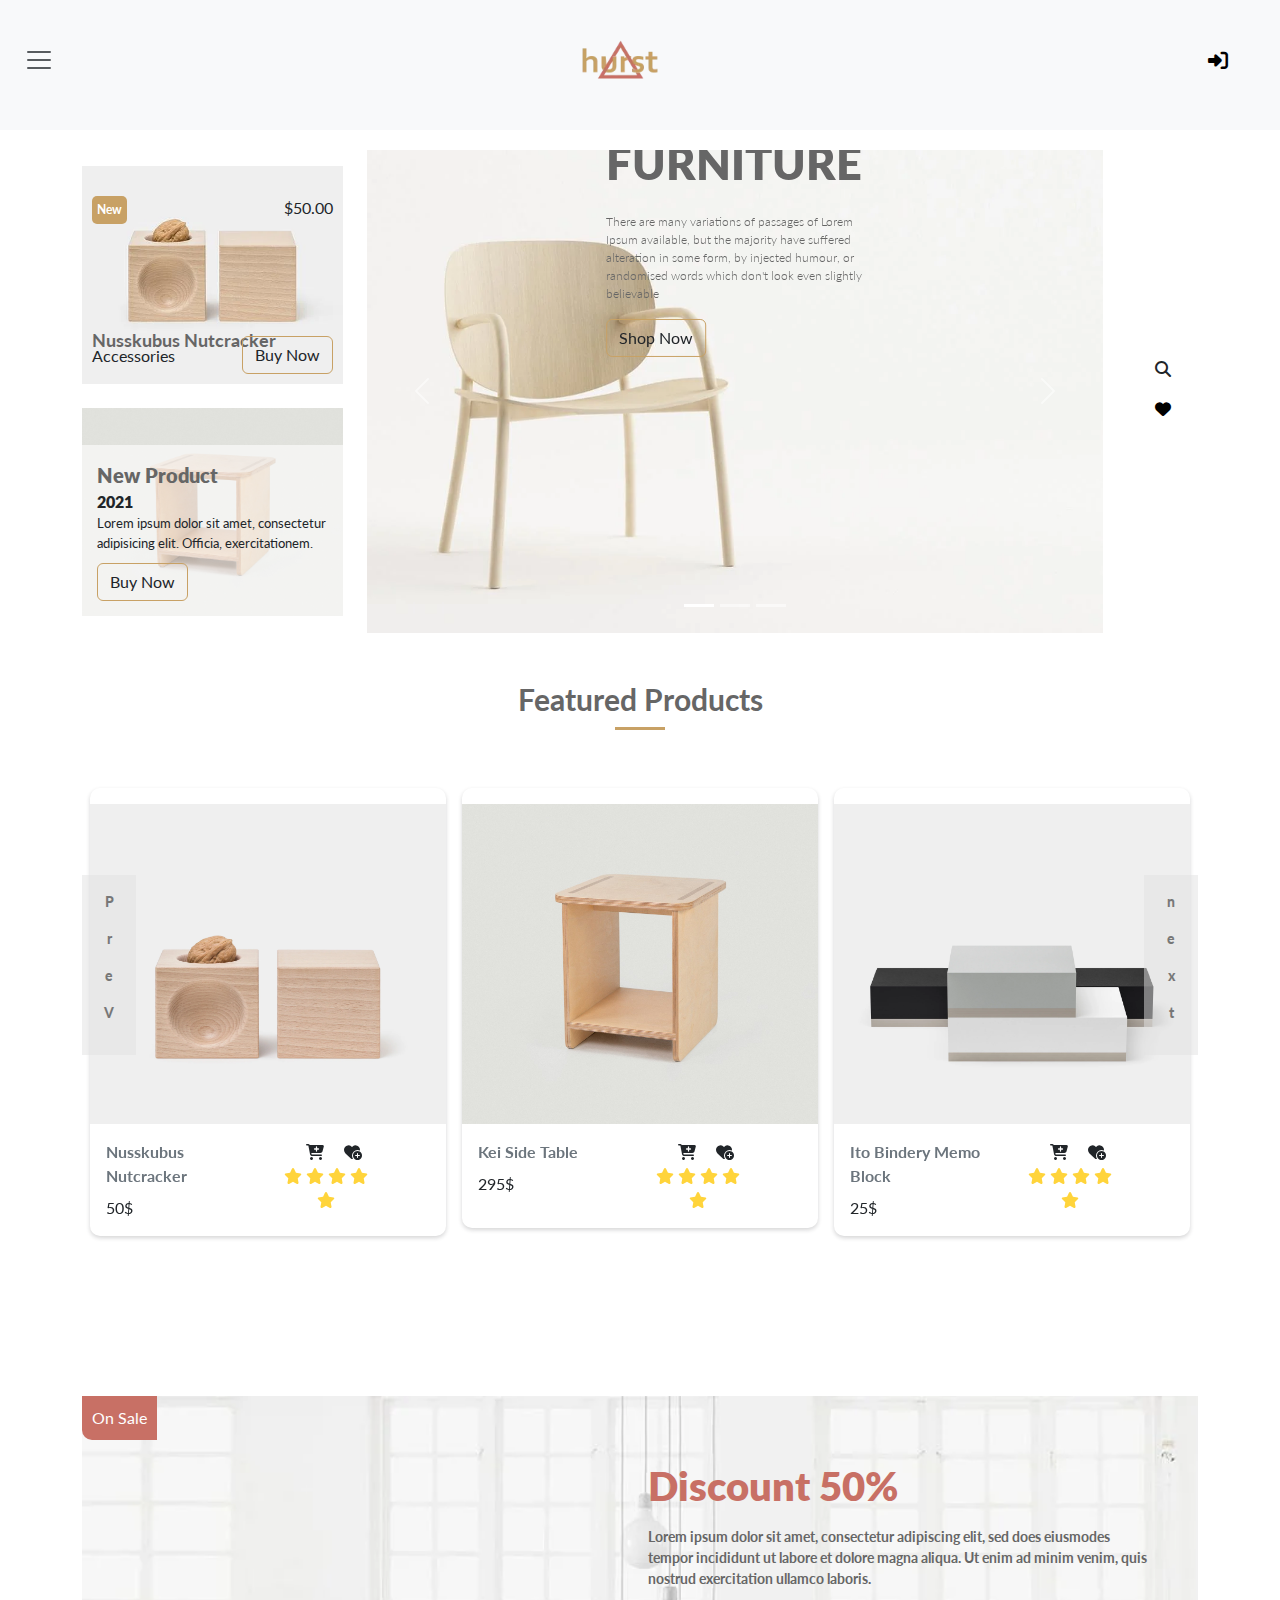
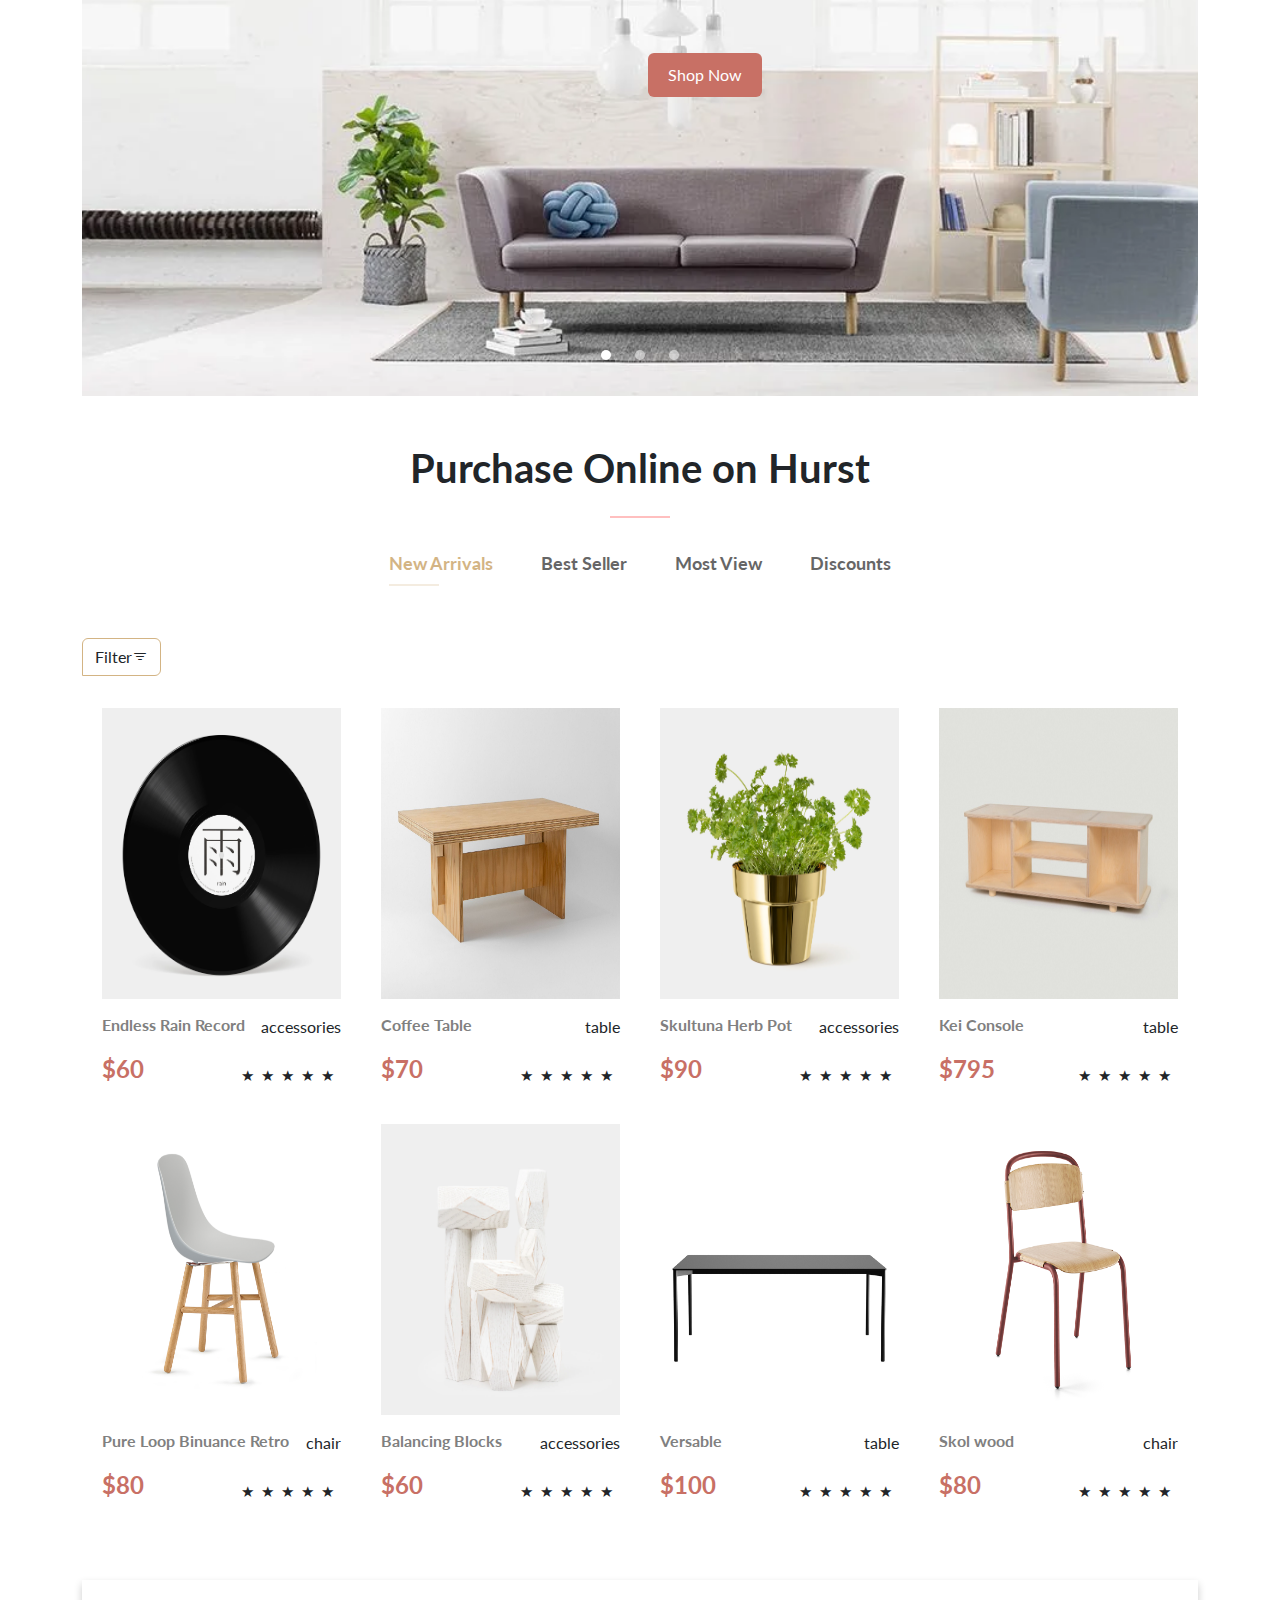
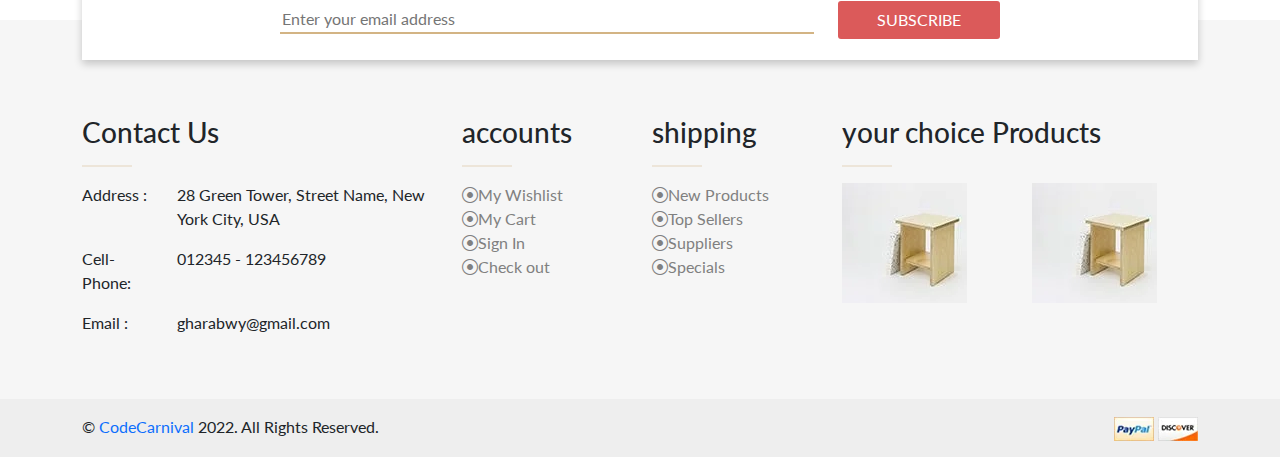
<file: index.html>
<!DOCTYPE html>
<html lang="en">
  <head>
    <meta charset="UTF-8" />
    <meta
      name="viewport"
      content="width=device-width, initial-scale=1.0" />
    <title>Hurst</title>
    <script src="js/index.js" type="module" defer></script>

    <!-- Bootstrap -->
    <link
      href="https://cdn.jsdelivr.net/npm/bootstrap@5.3.3/dist/css/bootstrap.min.css"
      rel="stylesheet"
      integrity="sha384-QWTKZyjpPEjISv5WaRU9OFeRpok6YctnYmDr5pNlyT2bRjXh0JMhjY6hW+ALEwIH"
      crossorigin="anonymous" />

    <!-- Fontawesome -->
    <link
      rel="stylesheet"
      href="css/all.min.css" />

    <link
      rel="stylesheet"
      href="css/style.css" />

    <!-- google font -->
    <link
      rel="preconnect"
      href="https://fonts.googleapis.com" />
    <link
      rel="preconnect"
      href="https://fonts.gstatic.com"
      crossorigin />
    <link
      href="https://fonts.googleapis.com/css2?family=Lato:ital,wght@0,100;0,300;0,400;0,700;0,900;1,100;1,300;1,400;1,700;1,900&family=Montserrat:wght@300&family=Orbitron&display=swap"
      rel="stylesheet" />


      <!----------------------------------------------------- Gharabawy ----------------------------------------------------->

      <!----------------------- css ---------------------------->
      <link rel="stylesheet" href="css/home_page_part2_style.css">

      <!------------------- icons and modal -------------------->
      <link href="https://cdn.jsdelivr.net/npm/bootstrap-icons/font/bootstrap-icons.css" rel="stylesheet">
      <script src="css/bootstrap-5.3.3-dist/js/bootstrap.bundle.min.js"></script>
      <script src="https://ajax.googleapis.com/ajax/libs/jquery/3.5.1/jquery.min.js"></script>

  </head>
  <body>
    <nav class="navbar navbar-expand-lg navbar-light bg-body-tertiary" id="navbar">

    </nav>

    <!-- Offcanvas -->
    <div
      class="offcanvas offcanvas-start"
      tabindex="-1"
      id="offcanvasExample"
      aria-labelledby="offcanvasExampleLabel">

    </div>

    <div class="container landing mb-5">
      <div class="row">
        <div class="col-lg-3 col-md-6 col-sm-12 d-lg-block d-md-flex order-lg-0 order-md-1 order-1 position-relative">
          <div class="image-container col-md-12 position-relative mt-lg-3 mt-4">
            <img
              src="images/1 (1).webp"
              class="img-fluid w-100"
              alt=""
              srcset="" />

            <div class="image-data-img2">
              <span class="new-tag">New</span>
              <span class="price">$50.00</span>
              <span class="product-name">Nusskubus Nutcracker</span>
              <p class="category pt-3">Accessories</p>
              <a  href="/pages/productdetails.html?id=1&name=Nusskubus Nutcracker" class="btn custom-btn buy-now-btn_1">Buy Now</a>
            </div>
          </div>
          <div class="image-container col-md-12 ms-lg-0 ms-md-3 mt-4">
            <img
            src="images/product2_1.webp"
            class="img-fluid w-100"
            alt=""
            srcset="" />

            <div class="image-data">
              <span class="new-product">New Product</span>
              <span class="year">2021</span>
              <span class="product-desc"
                >Lorem ipsum dolor sit amet, consectetur adipisicing elit.
                Officia, exercitationem.</span
              >
              <a  href="/pages/productdetails.html?id=2&name=kei side table" class="btn custom-btn buy-now-btn">Buy Now</a>
            </div>
          </div>
        </div>

        <div class="col-lg-8 col-sm-12">
          <div
            id="carouselExampleCaptions"
            class="carousel slide">
            <div class="carousel-indicators">
              <button
                type="button"
                data-bs-target="#carouselExampleCaptions"
                data-bs-slide-to="0"
                class="active"
                aria-current="true"
                aria-label="Slide 1"></button>
              <button
                type="button"
                data-bs-target="#carouselExampleCaptions"
                data-bs-slide-to="1"
                aria-label="Slide 2"></button>
              <button
                type="button"
                data-bs-target="#carouselExampleCaptions"
                data-bs-slide-to="2"
                aria-label="Slide 3"></button>
            </div>
            <div class="carousel-inner">
              <div class="carousel-item active position-relative">
                <img
                  src="images/assets/1.webp"
                  class="d-block w-100"
                  alt="..." />
                <div class="carousel-caption text-dark carousel-text">
                  <p class="lead">Welcome To Our</p>
                  <p class="lead furniture-text">FURNITURE</p>
                  <p class="lead d-none d-md-block">
                    There are many variations of passages of Lorem Ipsum
                    available, but the majority have suffered alteration in some
                    form, by injected humour, or randomised words which don't
                    look even slightly believable
                  </p>
                  <a href="/pages/productpage.html" class="btn custom-btn text-center">Shop Now</a>
                </div>
              </div>
              <div class="carousel-item position-relative">
                <img
                  src="images/2.webp"
                  class="d-block w-100"
                  alt="..." />
                <div class="carousel-caption text-dark carousel-text">
                  <p class="lead">Welcome To Our</p>
                  <p class="lead">FURNITURE</p>
                  <p class="lead d-none d-md-block">
                    There are many variations of passages of Lorem Ipsum
                    available, but the majority have suffered alteration in some
                    form, by injected humour, or randomised words which don't
                    look even slightly believable
                  </p>
                  <a  href="/pages/productpage.html" class="btn custom-btn text-center">Shop Now</a>
                </div>
              </div>
              <div class="carousel-item position-relative">
                <img
                  src="images/3.webp"
                  class="d-block w-100"
                  alt="..." />
                <div
                  class="carousel-caption text-dark text-start carousel-text">
                  <p class="lead">Welcome To Our</p>
                  <p class="lead">FURNITURE</p>
                  <p class="lead d-none d-md-block">
                    There are many variations of passages of Lorem Ipsum
                    available, but the majority have suffered alteration in some
                    form, by injected humour, or randomised words which don't
                    look even slightly believable
                  </p>
                  <a  href="/pages/productpage.html" class="btn custom-btn text-center">Shop Now</a>
                </div>
              </div>
            </div>
            <button
              class="carousel-control-prev"
              type="button"
              data-bs-target="#carouselExampleCaptions"
              data-bs-slide="prev">
              <span
                class="carousel-control-prev-icon"
                aria-hidden="true"></span>
              <span class="visually-hidden">Previous</span>
            </button>
            <button
              class="carousel-control-next"
              type="button"
              data-bs-target="#carouselExampleCaptions"
              data-bs-slide="next">
              <span
                class="carousel-control-next-icon"
                aria-hidden="true"></span>
              <span class="visually-hidden">Next</span>
            </button>
          </div>
        </div>

        <div class="col-lg-1 d-flex flex-column justify-content-center align-items-center icons">
          
          <!-- Button trigger modal -->
          <i
            class="fa-solid fa-magnifying-glass pt-lg-0 pt-4 search-icon"
            id="search-icon" data-bs-toggle="modal" data-bs-target="#exampleModal"></i>

        <!-- Modal -->
          <div class="modal fade w-100" id="exampleModal" tabindex="-1" aria-labelledby="exampleModalLabel" aria-hidden="true">
            <div class="modal-dialog">
              <div class="modal-content">
                <div class="modal-body">
                  <div>
                  
                      <input
                        type="text"
                        class="form-control"
                        placeholder="Search"
                        id="search-input" />

                    <div id="searchResult">

                    </div>
                  </div>
                </div>
              </div>
            </div>
          </div>

          <a href="./pages/favourites.html"><i class="fa-solid fa-heart pt-4"></i> </a>
          <!-- <a href="./pages/signinSignup.html"><i class="fa-regular fa-user pt-4"></i></a> -->
          <span id="userIconContainer">
          </span>
        </div>
      </div>

      <!-- Featured Products-->
      <div class="display-6 text-center mt-5 text-header">Featured Products</div>
      <div id="carouselExampleControls2" class="mt-5 carousel mb-5">
        <div class="carousel-inner second-carousel" id="featuredProducts">

        </div>
        <button class="carousel-control-prev btn-second-carousel-prev" type="button" data-bs-target="#carouselExampleControls2" data-bs-slide="prev">
          <p class="carousel-control-prev" aria-hidden="true">
            <p class="digit">P</p>
            <p class="digit">r</p>
            <p class="digit">e</p>
            <p class="digit">V</p>
          </p>
          <span class="visually-hidden">Previous</span>
        </button>
        
        <button class="carousel-control-next btn-second-carousel-next" type="button" data-bs-target="#carouselExampleControls2" data-bs-slide="next">
            <p class="carousel-control-next" aria-hidden="true">
              <p class="digit">n</p>
              <p class="digit">e</p>
              <p class="digit">x</p>
              <p class="digit">t</p>
            </p>
            <span class="visually-hidden">Next</span>
        </button>
      </div>

        <!-- Discount section -->
        <div class="carousel discount mt-5">
          <ul class="slides">
            <input type="radio" name="radio-buttons" id="img-1" checked />
            <li class="slide-container">
              <div class="slide-image">
                <img src="images/discount.webp" alt="...">
                  <div class="discount-text">
                    <h1 class="text-start mt-3 mb-3">Discount 50%</h1>
                    <p class="lead">
                      Lorem ipsum dolor sit amet, consectetur adipiscing elit, sed does eiusmodes tempor incididunt ut labore et dolore magna aliqua. Ut enim ad minim venim, quis nostrud exercitation ullamco laboris.
                    </p>
                    <a href="/pages/productpage.html" class="btn custom-btn mt-5">Shop Now</a>
                  </div>
                  <div class="onsale">
                    <span class="onsale-text">On Sale</span>
                  </div>
              </div>
              
            </li>
            <input type="radio" name="radio-buttons" id="img-2" />
            <li class="slide-container">
              <div class="slide-image">
                <img src="images/discount2.webp" alt="..">
                <div class="discount-text">
                  <h1 class="text-start mt-3 mb-3">Discount 50%</h1>
                  <p class="lead">
                    Lorem ipsum dolor sit amet, consectetur adipiscing elit, sed does eiusmodes tempor incididunt ut labore et dolore magna aliqua. Ut enim ad minim venim, quis nostrud exercitation ullamco laboris.
                  </p>
                  <a href="/pages/productpage.html" class="btn custom-btn mt-5">Shop Now</a>
                </div>
                <div class="onsale">
                  <span class="onsale-text">On Sale</span>
                </div>
              </div>
            
            </li>
            <input type="radio" name="radio-buttons" id="img-3" />
            <li class="slide-container">
              <div class="slide-image">
                <img src="images/discount.webp" alt="...">
                <div class="discount-text">
                  <h1 class="text-start mt-3 mb-3">Discount 50%</h1>
                  <p class="lead">
                    Lorem ipsum dolor sit amet, consectetur adipiscing elit, sed does eiusmodes tempor incididunt ut labore et dolore magna aliqua. Ut enim ad minim venim, quis nostrud exercitation ullamco laboris.
                  </p>
                  <a href="/pages/productpage.html" class="btn custom-btn mt-5">Shop Now</a>
                </div>
                <div class="onsale">
                    <span class="onsale-text">On Sale</span>
                  </div>
              </div>
            </li>
            <div class="carousel-dots">
              <label for="img-1" class="carousel-dot" id="img-dot-1"></label>
              <label for="img-2" class="carousel-dot" id="img-dot-2"></label>
              <label for="img-3" class="carousel-dot" id="img-dot-3"></label>
            </div>
          </ul>
        </div>
    </div>

    <!--------------------------------------------------- Gharabawy's paart ------------------------------------------------------>

    <div class="container mt-5">
      <div class="row text-center">            
        <div class="col-12 d-flex flex-column align-items-center">
            <h1><b>Purchase Online on Hurst</b></h1>
            <hr class="new4">
            <ul class="tab-menu nav w-100 justify-content-center" role="tablist">
                <li class="col-12 col-sm-12 col-md-3 col-lg-auto">
                    <a class="active m-4 d-block" href="#new-arrivals" data-bs-toggle="tab" aria-selected="true" role="tab">
                        New Arrivals
                        <hr class="new5">
                    </a>
                </li>
    
                <li class="col-12 col-sm-12 col-md-3 col-lg-auto">
                    <a class="m-4 d-block" href="#best-seller" data-bs-toggle="tab" aria-selected="true" role="tab">Best Seller</a>
                </li>
    
                <li class="col-12 col-sm-12 col-md-3 col-lg-auto">
                    <a class="m-4 d-block" href="#most-view" data-bs-toggle="tab" aria-selected="true" role="tab">Most View</a>
                </li>
    
                <li class="col-12 col-sm-12 col-md-3 col-lg-auto">
                    <a class="m-4 d-block" href="#discounts" data-bs-toggle="tab" aria-selected="true" role="tab">Discounts</a>
                </li>
            </ul>
        </div>
    </div>    

      <!----------------------------------------------- Filter products Form ------------------------------------------>

      <div class="container w-100 d-flex flex-column align-items-start">
          <div class="row">
              <button class="w-25 d-flex btn btn-outline-dark justify-content-between w-100"
               id="filter-btn" title="Filter Product">
                  Filter
                  <i class="bi bi-filter"></i>
              </button>
          </div>

            <div class="row w-50 p-0 pb-5" id="myDIV">
                <div class="col-12 d-flex px-0">
                    <div class="card mb-4">
                        <div class="card-header">Filter Products</div>
                        <div class="card-body">
                            <form id="filterForm">
                                <div class="row gx-3 mb-3">
                                    <div class="col-md-12 col-sm-12 col-lg-6">
                                        <label class="small mb-1">Price Min Range</label>
                                        <input class="form-control" id="minPrice" type="number" placeholder="Min">
                                    </div>
                                    <div class="col-md-12 col-sm-12 col-lg-6">
                                      <label class="small mb-1">Price Max Range</label>
                                        <input class="form-control" id="maxPrice" type="number" placeholder="Max">
                                    </div>
                                </div>
                                <div class="row gx-3 mb-3">
                                    <div class="col-md-10 col-sm-10 col-lg-6">
                                        <label class="small mb-1">Product Type</label>
                                        <select class="form-control" id="productType">
                                            <option value="">All</option>
                                            <option value="accessories">Accessories</option>
                                            <option value="chair">Chairs</option>
                                            <option value="table">Tables</option>
                                            <option value="sofa">Sofas</option>

                                        </select>
                                    </div>
                                </div>
                                <button class="btn btn-outline-success" type="submit">Apply Filter</button>
                            </form>
                        </div>
                    </div>
                </div>
            </div>
      </div>


      <!-------------------------------------------------------- Products ---------------------------------------------------->

      <div class="container mt-4 mb-5">

          <div class="row items" id="new-arrivals"></div>

          <!------------------------------------------------------------------------------------------------------------>

          <div class="row items d-none" id="best-seller"></div>

          <!------------------------------------------------------------------------------------------------------------>

          <div class="row items d-none" id="most-view"></div>

          <!------------------------------------------------------------------------------------------------------------>

          <div class="row items d-none" id="discounts"></div>

          <!--------------------------------------------------------------------------------------------------------------------->

          <div class="row" id="no_product_message">
              <h1>No products found</h1>
          </div>  
        
        </div>

    </div>
    <!--------------------------------------- End of products ------------------------------------------>

    <!------------- Details Modal --------------->
    <div class="modal fade" id="detailsModal" tabindex="-1" aria-labelledby="detailsModalLabel"
        aria-hidden="true">
        <div class="modal-dialog modal-lg">
            <div class="modal-content">
                <div class="modal-body" id="my-content">
                    
                </div>
                <div class="modal-footer">
                    <button type="button" class="btn btn-secondary" data-bs-dismiss="modal">Close</button>
                </div>
            </div>
        </div>
    </div>


    <script src="js/home_sctipt_part2.js" type="module"></script>
    <script src="js/footer.js"></script>
    <script src="css/bootstrap-5.3.3-dist/js/bootstrap.bundle.min.js"></script>

    <!---------------------------------------------------------- End of Gharabawy's part ------------------------------------------------------->


    <script
      src="https://cdn.jsdelivr.net/npm/bootstrap@5.3.3/dist/js/bootstrap.bundle.min.js"
      integrity="sha384-YvpcrYf0tY3lHB60NNkmXc5s9fDVZLESaAA55NDzOxhy9GkcIdslK1eN7N6jIeHz"
      crossorigin="anonymous"></script>
  </body>
</html>
</file>
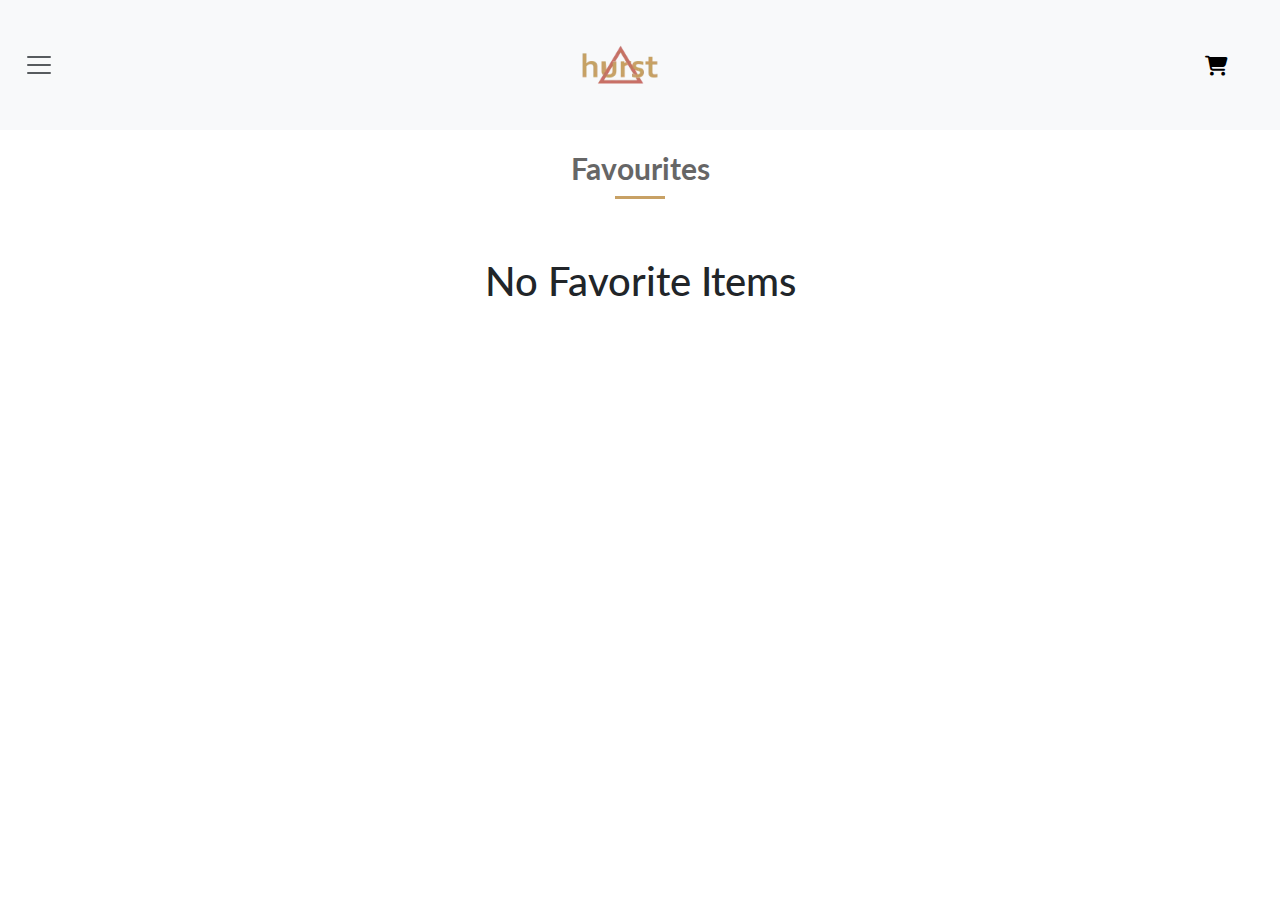
<file: Pages/favourites.html>
<!DOCTYPE html>
<html lang="en">
  <head>
    <meta charset="UTF-8" />
    <meta
      name="viewport"
      content="width=device-width, initial-scale=1.0" />
    <title>Document</title>
    <script
      src="../js/main.js"
      defer></script>
    <link
      href="https://cdn.jsdelivr.net/npm/bootstrap@5.3.3/dist/css/bootstrap.min.css"
      rel="stylesheet"
      integrity="sha384-QWTKZyjpPEjISv5WaRU9OFeRpok6YctnYmDr5pNlyT2bRjXh0JMhjY6hW+ALEwIH"
      crossorigin="anonymous" />

    <!-- Fontawesome -->
    <link
      rel="stylesheet"
      href="../css/all.min.css" />

    <link
      rel="stylesheet"
      href="../css/style.css" />

    <!-- google font -->
    <link
      rel="preconnect"
      href="https://fonts.googleapis.com" />
    <link
      rel="preconnect"
      href="https://fonts.gstatic.com"
      crossorigin />
    <link
      href="https://fonts.googleapis.com/css2?family=Lato:ital,wght@0,100;0,300;0,400;0,700;0,900;1,100;1,300;1,400;1,700;1,900&family=Montserrat:wght@300&family=Orbitron&display=swap"
      rel="stylesheet" />

    <script src="../js/addToFav.js"></script>
  </head>
  <body>
    <nav class="navbar navbar-expand-lg navbar-light bg-body-tertiary">
      <div class="container-fluid">
        <div class="row w-100 align-items-center">
          <div class="col-lg-4 col-12 order-md-0 order-1">
            <button
              class="navbar-toggler border-0 d-lg-block"
              type="button"
              data-bs-toggle="offcanvas"
              data-bs-target="#offcanvasExample"
              aria-controls="offcanvasExample">
              <span class="navbar-toggler-icon"></span>
            </button>
          </div>

          <div class="col-lg-4 text-lg-center col-6">
            <a
              class="navbar-brand"
              href="#">
              <img
                src="../images/logo.webp"
                alt="logo" />
            </a>
          </div>

          <div class="col-lg-4 col-6 text-end">
            <a
              class="navbar-brand"
              href="#">
              <i class="fa-solid fa-cart-shopping"></i>
            </a>
          </div>
        </div>
      </div>
    </nav>
    <!-- Offcanvas -->
    <div
      class="offcanvas offcanvas-start"
      tabindex="-1"
      id="offcanvasExample"
      aria-labelledby="offcanvasExampleLabel">
      <div class="offcanvas-header">
        <button
          type="button"
          class="btn-close"
          data-bs-dismiss="offcanvas"
          aria-label="Close"></button>
      </div>
      <div class="offcanvas-body">
        <ul id="menu"></ul>
      </div>
    </div>

    <div class="container landing">
      <h1 class="text-header text-center">Favourites</h1>
      <div
        class="row"
        id="favItems"></div>
    </div>

    <script
      src="https://cdn.jsdelivr.net/npm/bootstrap@5.3.3/dist/js/bootstrap.bundle.min.js"
      integrity="sha384-YvpcrYf0tY3lHB60NNkmXc5s9fDVZLESaAA55NDzOxhy9GkcIdslK1eN7N6jIeHz"
      crossorigin="anonymous"></script>
  </body>
</html>
</file>
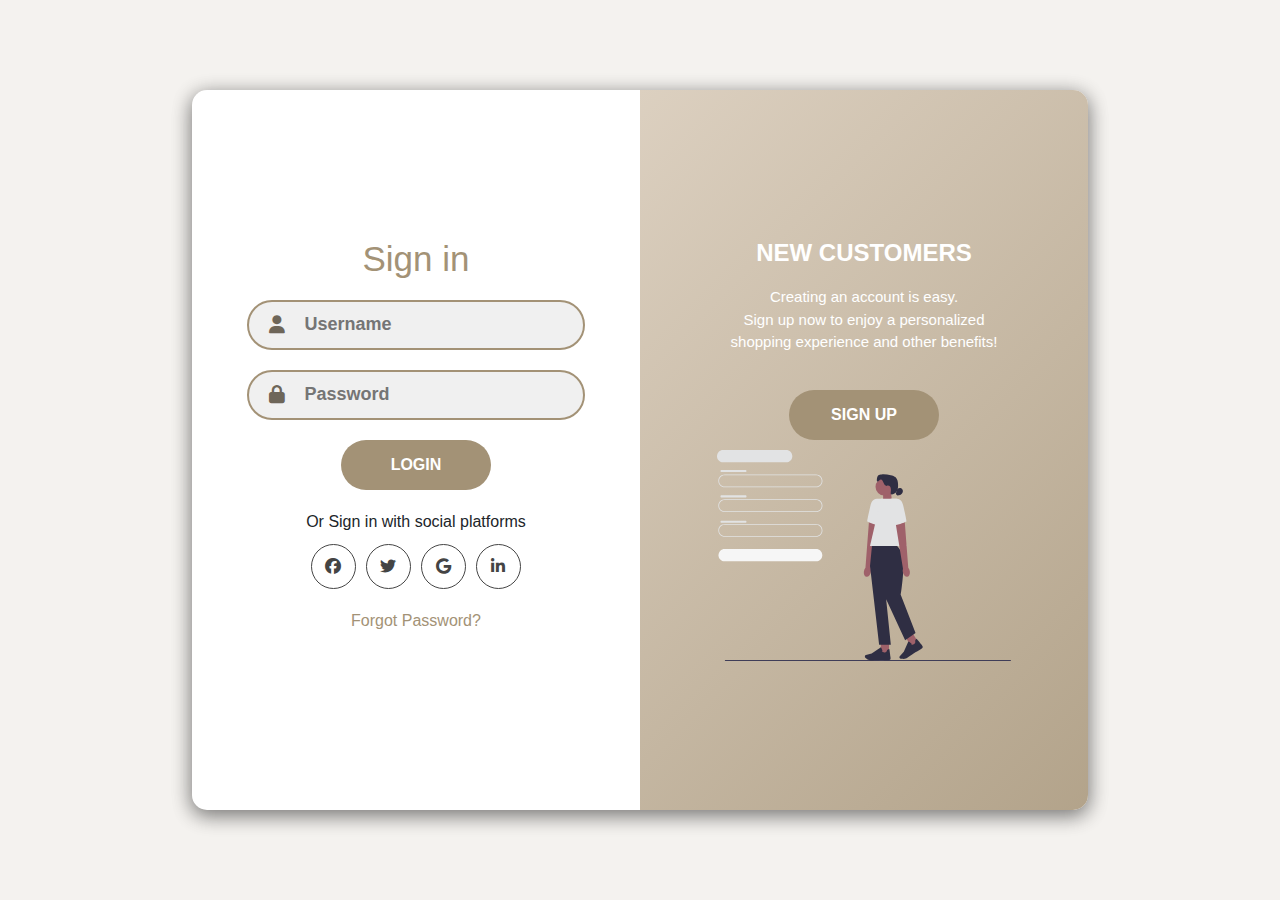
<file: pages/signinSignup.html>
<!DOCTYPE html>
<html lang="en">
  <head>
    <meta charset="UTF-8" />
    <meta http-equiv="X-UA-Compatible" content="IE=edge" />
    <meta name="viewport" content="width=device-width, initial-scale=1.0" />
    <link
    href="https://cdn.jsdelivr.net/npm/bootstrap@5.3.3/dist/css/bootstrap.min.css"
    rel="stylesheet"
    integrity="sha384-QWTKZyjpPEjISv5WaRU9OFeRpok6YctnYmDr5pNlyT2bRjXh0JMhjY6hW+ALEwIH"
    crossorigin="anonymous" />  

    <link
    rel="stylesheet"
    href="../css/all.min.css" />
    
    <link rel="stylesheet" href="../css/home_page_part2_style.css">
    <link rel="stylesheet" href="../css/signin-signup.css" />
    <title>signin-signup</title>
  </head>

  <body>
    <div class="container">
      <div class="signin-signup">
        <form action="" class="sign-in-form">
          <h2 class="title">Sign in</h2>
          <div class="input-field">
            <i class="fas fa-user"></i>
            <input type="text" placeholder="Username" />
          </div>
          <div class="input-field">
            <i class="fas fa-lock"></i>
            <input type="password" placeholder="Password" />
          </div>
          <input type="submit" value="Login" class="btn" />
          <p class="social-text">Or Sign in with social platforms</p>
          <div class="social-media">
            <a href="" class="social-icon">
              <i class="fab fa-facebook"></i>
            </a>
            <a href="" class="social-icon">
              <i class="fab fa-twitter"></i>
            </a>
            <a href="" class="social-icon">
              <i class="fab fa-google"></i>
            </a>
            <a href="" class="social-icon">
              <i class="fab fa-linkedin-in"></i>
            </a>
          </div>
          <p class="account-text">
            Don't have an account? <a href="#" id="sign-up-btn2">Sign up</a>
          </p>

          <a href="#" id="reset-password-btn">Forgot Password?</a>
          <div class="message-box"></div>
        </form>
        <form action="" class="sign-up-form">
          <h2 class="title">Sign up</h2>
          <div class="input-field">
            <i class="fas fa-user"></i>
            <input type="text" placeholder="Username" required />
          </div>
          <div class="input-field">
            <i class="fas fa-envelope"></i>
            <input type="email" placeholder="Email" required />
          </div>
          <div class="input-field">
            <i class="fas fa-lock"></i>
            <input type="password" placeholder="Password" required />
          </div>
          <div class="input-field">
            <i class="fas fa-lock"></i>
            <input type="password" placeholder="Confirm password" required />
          </div>
          <input type="submit" value="Sign up" class="btn" />
          <p class="social-text">Or Sign up with social platforms</p>
          <div class="social-media">
            <a href="#" class="social-icon">
              <i class="fab fa-facebook"></i>
            </a>
            <a href="" class="social-icon">
              <i class="fab fa-twitter"></i>
            </a>
            <a href="" class="social-icon">
              <i class="fab fa-google"></i>
            </a>
            <a href="" class="social-icon">
              <i class="fab fa-linkedin-in"></i>
            </a>
          </div>
          <p class="account-text">
            Already have an account? <a href="#" id="sign-in-btn2">Sign in</a>
          </p>
          <div class="message-box"></div>
        </form>
      </div>
      <div class="panels-container">
        <div class="panel left-panel">
          <div class="content">
            <h3>REGISTERED CUSTOMERS</h3>
            <p>If you have an account with us, Please login!</p>
            <button class="btn" id="sign-in-btn">Sign in</button>
          </div>
          <img src="../images/signin.svg" alt="" class="image" />
        </div>
        <div class="panel right-panel">
          <div class="content">
            <h3>NEW CUSTOMERS</h3>
            <p>
              Creating an account is easy. <br />
              Sign up now to enjoy a personalized shopping experience and other
              benefits!
            </p>
            <button class="btn" id="sign-up-btn">Sign up</button>
          </div>
          <img src="../images/signup.svg" alt="" class="image" />
        </div>
      </div>
    </div>
    
    <script src="../js/signin-signup.js"></script>
  </body>
</html>
</file>
<file: css/style.css>
body {
  font-family: "Lato", sans-serif;
  font-weight: 400;
  font-style: normal;
}
a {
  cursor: pointer !important;
}
.offcanvas {
  transition: all 0.3s ease-in-out;
}

.offcanvas-body ul {
  list-style: none;
  padding: 0;
}

.offcanvas-body ul li {
  margin-bottom: 10px;
}

.offcanvas-body ul li a {
  position: relative;
  color: #5e5d5d;
  text-decoration: none;
  padding: 10px;
  overflow: hidden;
}

.offcanvas-body ul li a::before {
  content: "";
  position: absolute;
  top: 0;
  left: 0;
  width: 0;
  height: 100%;
  background-color: chocolate;
  z-index: -1;
  transition: width 0.5s ease-in-out;
}

.offcanvas-body ul li a:hover::before {
  width: 100%;
}

.offcanvas-body ul li a:hover {
  color: #fff;
}

.submenu {
  visibility: hidden;
  opacity: 0;
  position: absolute;
  top: 0;
  left: 100%;
  padding: 10px;
  height: 100vh;
  background-color: #ddd6d6;
  width: 300px;
  color: #fff;
  transition: all 0.5s ease-in-out;
  white-space: nowrap;
  overflow: hidden;
  z-index: 1;
}

.submenu li {
  margin-top: 5px;
}

.submenu li a {
  color: #fff;
  text-decoration: none;
  display: block;
  padding: 40px;
  transition: all 0.5s ease-in-out;
}

.submenu li a:hover {
  color: #ccc;
}

.navbar-brand img {
  max-height: 40px;
  max-width: 100%;
}

.navbar {
  position: fixed;
  top: 0;
  left: 0;
  right: 0;
  z-index: 1000;
  background-color: #fff;
  box-shadow: none;
  height: 130px;
}

.scroll-down {
  height: 80px;
  box-shadow: 0 2px 4px rgba(0, 0, 0, 0.1);
}

.landing {
  margin-top: 150px;
}

@keyframes falling {
  0% {
    transform: translateY(-100%);
    opacity: 0;
  }
  100% {
    transform: translateY(0);
    opacity: 1;
    -webkit-transform: translateY(0);
    -moz-transform: translateY(0);
    -ms-transform: translateY(0);
    -o-transform: translateY(0);
  }
}

.carousel-caption {
  animation: falling 1.5s ease-in-out forwards;
}

.carousel-text {
  position: absolute;
  top: 20%;
  left: 50%;
  transform: translate(-50%, -50%);
  text-align: start;
}
.carousel-text p {
  color: #666666;
}
.carousel-text p:nth-child(2) {
  font-size: 45px !important;
  font-weight: 800;
}
.carousel-text p:nth-child(3) {
  font-size: 12px;
  width: 100%;
}

.custom-btn {
  border: 1px solid #c8a165;
}
.custom-btn:hover {
  background-color: #c8a165 !important;
  color: #fff;
}

@media (max-width: 992px) {
  .carousel-text p {
    font-size: 13px;
  }

  .carousel-text p:nth-child(2) {
    font-size: 20px !important;
  }
  .carousel-text {
    top: 0;
  }
  .icons {
    order: -1;
    display: flex !important;
    justify-content: center;
    align-items: center;
    align-content: center;
    flex-direction: row !important;
  }
  .icons i {
    margin: 20px 10px;
  }

  .landing {
    margin-top: 100px;
  }
}

.image-container {
  position: relative;
  transition: all 0.5s ease-in-out;
}

.image-data {
  position: absolute;
  bottom: 0;
  right: 0;
  background-color: rgba(255, 255, 255, 0.6);
  padding: 15px;
  transition: all 0.5s ease-in-out;
}

.image-data span {
  display: block;
}

.new-product {
  font-weight: 800;
  font-size: 20px;
  color: #666666;
}

.new-tag {
  background-color: #c8a165;
  color: #fff;
  padding: 5px;
  border-radius: 5px;
  font-size: 12px;
  font-weight: bold;
  position: absolute;
  top: 30px;
  left: 10px;
}

.price {
  position: absolute;
  top: 30px;
  right: 10px;
}

.year {
  font-weight: 800;
}

.product-name {
  color: #666666;
  font-weight: bold;
  font-size: 18px;
  position: absolute;
  bottom: 30px;
  left: 10px;
}
.category {
  position: absolute;
  bottom: 0px;
  left: 10px;
}

.product-desc {
  font-size: 13px;
}

.buy-now-btn {
  margin-top: 10px;
}
.buy-now-btn_1 {
  margin-top: 10px !important;
  position: absolute;
  bottom: 10px;
  right: 10px;
}

.image-container:hover {
  box-shadow: 0 4px 8px rgba(0, 0, 0, 0.1);
  transform: translateY(-10px);
}

.search-hover {
  position: absolute;
  top: 0;
  left: 0;
  right: 0;
  bottom: 0;
  background-color: rgba(0, 0, 0, 0.5);
  color: #fff;
  transition: all 0.5s ease-in-out;
}

.search-form {
  position: absolute;
  top: 50%;
  left: 50%;
  transform: translate(-50%, -50%);
  width: 100%;
  max-width: 500px;
  padding: 40px;
  background-color: #fff;
  border-radius: 5px;
  box-shadow: 0 4px 8px rgba(0, 0, 0, 0.3);
  z-index: 999;
}

i {
  cursor: pointer;
  transition: all 0.5s ease-in-out;
}

i:hover {
  color: #c8a165;
}

/* Featured Products */
.second-carousel {
  display: flex;
  transition: transform 0.5s ease;
}

.card-home {
  margin: 10px 0.5em;
  box-shadow: 0px 2px 4px 0 rgba(22, 22, 26, 0.18);
  border: none;
  border-radius: 10px;
  transition: all 0.5s ease-in-out;
}
.btn-second-carousel-prev,
.btn-second-carousel-next {
  background-color: #e1e1e1;
  width: 6vh;
  height: 20vh;
  top: 40%;
  transform: translateY(-50%);
  color: black;
  display: block !important;
  font-size: 14px;
  font-weight: 900;
}

@media (min-width: 768px) {
  .second-carousel-item {
    margin-right: 0;
    flex: 0 0 33.333333%;
    display: block;
  }
  .second-carousel {
    display: flex;
  }
}
.card .img-wrapper {
  max-width: 100%;
  height: 20em;
  display: flex;
  justify-content: center;
  align-items: center;
}
.card img {
  height: 100% !important;
}
@media (max-width: 767px) {
  .card .img-wrapper {
    height: 17em;
  }
}

.text-header {
  font-size: 30px;
  font-weight: bold;
  color: #666666;
}

.text-header::after {
  content: "";
  display: block;
  width: 50px;
  height: 3px;
  background-color: #c8a165;
  margin: 10px auto;
}

.card-home:hover {
  box-shadow: 0 4px 8px rgba(0, 0, 0, 0.1);
  transform: translateY(-10px);
}

.fav-btn-active {
  color: rgb(178, 35, 35);
}

.icons a {
  text-decoration: none;
  color: #000000;
}

.discount {
  margin-top: 150px !important;
}

.discount-text {
  position: absolute;
  top: 0;
  right: 0;
  text-align: start;
  color: #fff;
  padding: 50px;
}

.discount-text h1 {
  color: #c87065;
  font-weight: 800;
}

.discount-text p {
  color: #666666;
  font-weight: bolder;
  font-size: 14px;
  max-width: 500px;
}

.discount-text .btn {
  background-color: #c87065;
  color: #fff;
  border: none;
  padding: 10px 20px;
  margin-top: 20px;
}

ul.slides {
  display: block;
  position: relative;
  height: 600px;
  margin: 0;
  padding: 0;
  overflow: hidden;
  list-style: none;
}

ul.slides input {
  display: none;
}

.slide-container {
  display: block;
}

.slide-image {
  display: block;
  position: absolute;
  width: 100%;
  height: 100%;
  top: 0;
  opacity: 0;
  transition: all 0.7s ease-in-out;
}

.slide-image img {
  width: auto;
  min-width: 100%;
  height: 100%;
}

.carousel-dots {
  position: absolute;
  left: 0;
  right: 0;
  bottom: 20px;
  z-index: 999;
  text-align: center;
}

.carousel-dots .carousel-dot {
  display: inline-block;
  width: 10px;
  height: 10px;
  border-radius: 50%;
  background-color: #fff;
  opacity: 0.5;
  margin: 10px;
}

input:checked + .slide-container .slide-image {
  opacity: 1;
  transform: scale(1);
  transition: opacity 1s ease-in-out;
}

input:checked + .slide-container .carousel-controls label {
  display: block;
}

input#img-1:checked ~ .carousel-dots label#img-dot-1,
input#img-2:checked ~ .carousel-dots label#img-dot-2,
input#img-3:checked ~ .carousel-dots label#img-dot-3,
input#img-4:checked ~ .carousel-dots label#img-dot-4,
input#img-5:checked ~ .carousel-dots label#img-dot-5,
input#img-6:checked ~ .carousel-dots label#img-dot-6 {
  opacity: 1;
}

input:checked + .slide-container .nav label {
  display: block;
}

.onsale {
  position: absolute;
  top: 0;
  left: 0;
  background-color: #c87065;
  color: white;
  padding: 10px;
  border-radius: 0 0 0 10px;
}
</file>
<file: css/home_page_part2_style.css>
a {
  text-decoration: none;
}
hr.new4 {
  border: 1px solid red;
  width: 60px;
}

.tab-menu li a {
  color: #666;
  display: inline-block;
  font-size: 18px;
  font-weight: bold;
  line-height: 10px;
  padding-bottom: 12px;
  text-decoration: none;
}

.nav > li > a:hover {
  background-color: transparent !important;
}

.tab-menu li a.active {
  color: #d3b484;
}

hr.new5 {
  border: 1px solid #d3b484;
  width: 50px;
}

/**************************************** Product card ***************************************/

.card-content:hover {
  box-shadow: 0 4px 8px 0 rgba(0, 0, 0, 0.2);
  transition: 0.3s;
}

.card-parent {
  height: 400px;
}

.card img {
  height: 250px;
}

.details {
  padding: 2px 16px;
}

.details a {
  color: grey;
}
.details a:hover {
  color: #d3b484;
}

.product_price h4 {
  color: #c87065;
}

/******************************************************************************************/

.rating input {
  display: none;
}

.rating label {
  cursor: pointer;
  width: 20px;
  height: 20px;
  float: right;
}

.rating label:before {
  content: "\2605";
  font-size: 15px;
}

.rating input:checked ~ label:before {
  color: #c87065;
}

/****************************************** Styling products icons buttons  *********************************************/

.product-action {
  display: none;
  position: absolute;
  bottom: 0;
  left: 50%;
  transform: translate(-50%, 100%);
  opacity: 0;
  transition: transform 0.3s ease, opacity 0.3s ease;
  height: 40px;
  background-color: rgba(255, 255, 255, 0.9);
  border-radius: 5px;
  padding: 5px;
  margin-bottom: 150px;
  background-color: rgb(252, 252, 252);
  box-shadow: 0 4px 8px 0 rgba(0, 0, 0, 0.2);
}

.product-action:hover{
  background-color: #d3b484;
  color: white;
}

.product-action:hover .product-icons:hover{
  color: black;
}


.card:hover .product-action {
  transform: translate(-50%, 0);
  opacity: 1;
}

.product-icons {
  transition: color 0.3s ease;
}

.product-action:hover .addToFav:hover{
  color: black;
}

.product-action:hover .product-add-cart:hover{
  color: black;
}

.product-action:hover .product-icons:hover {
  color: black;
}

/*****************************************************************************************************/

#detailsModal {
  padding-top: 200px;
}

/************************************* Filter div *******************************************/

#myDIV {
  width: 100%;
  display: none;
  border-radius: 10px;
}

.feature-link {
  color: gray;
}

.feature-link:hover {
  color: #d3b484;
}

.add-cart-btn {
  background-color: gray;
}

.add-cart-btn:hover {
  background-color: #d3b484;
}

.card-header {
  background-color: #d3b484;
}

#filter-btn:hover {
  background-color: #d3b484;
  border: 1px solid #d3b484;
}

#filter-btn {
  border: 1px solid #d3b484;
  border-bottom-left-radius: 0;
}

#no_product_message h1:hover {
  color: #d3b484;
}

#subscribe {
  border-top: none;
  border-left: none;
  border-right: none;
  width: 100%;
  border-bottom-color: #d3b484;
}

#subscribe:focus {
  outline: none;
}

/******************************** receipt ****************************************/

.receipt-title {
  background-color: #d3b484;
}

@keyframes fadeInUp {
  from {
    opacity: 0;
    transform: translateY(20px);
  }
  to {
    opacity: 1;
    transform: translateY(0);
  }
}

.animated {
  animation-duration: 1s;
  animation-fill-mode: both;
  animation-timing-function: ease-in-out;
}

.fadeInUp {
  animation-name: fadeInUp;
}

.payment_details {
  margin-top: 170px;
}

@media (max-width: 768px) {
  .tab-menu li hr.new5 {
    display: none;
  }
}
</file>
<file: css/signin-signup.css>
* {
  margin: 0;
  padding: 0;
  box-sizing: border-box;
  font-family: 'Poppins', sans-serif;
}

body {
  display: flex;
  align-items: center;
  justify-content: center;
  min-height: 100vh;
  background: #f4f2ef;
}

.container {
  position: relative;
  width: 70vw;
  height: 80vh;
  background: #fff;
  border-radius: 15px;
  box-shadow: 0 4px 20px 0 rgba(0, 0, 0, 0.3), 0 6px 20px 0 rgba(0, 0, 0, 0.3);
  overflow: hidden;
}

.container::before {
  content: "";
  position: absolute;
  top: 0;
  left: -50%;
  width: 100%;
  height: 100%;
  background: linear-gradient(-45deg, #a39276, #dcd0c0);
  z-index: 6;
  transform: translateX(100%);
  transition: 1s ease-in-out;
}

.signin-signup {
  position: absolute;
  top: 0;
  left: 0;
  width: 100%;
  height: 100%;
  display: flex;
  align-items: center;
  justify-content: space-around;
  z-index: 5;
}

form {
  display: flex;
  align-items: center;
  justify-content: center;
  flex-direction: column;
  width: 40%;
  min-width: 238px;
  padding: 0 10px;
}

form.sign-in-form {
  opacity: 1;
  transition: 0.5s ease-in-out;
  transition-delay: 1s;
}

form.sign-up-form {
  opacity: 0;
  transition: 0.5s ease-in-out;
  transition-delay: 1s;
}

.title {
  font-size: 35px;
  color: #a39276;
  margin-bottom: 10px;
}

.input-field {
  width: 100%;
  height: 50px;
  background: #f0f0f0;
  margin: 10px 0;
  border: 2px solid #a39276;
  border-radius: 50px;
  display: flex;
  align-items: center;
}

.input-field i {
  flex: 1;
  text-align: center;
  color: #6e6659;
  font-size: 18px;
}

.input-field input {
  flex: 5;
  background: none;
  border: none;
  outline: none;
  width: 100%;
  font-size: 18px;
  font-weight: 600;
  color: #3d3c3a;
}

.btn {
  width: 150px;
  height: 50px;
  border: none;
  border-radius: 50px;
  background: #a39276;
  color: #fff;
  font-weight: 600;
  margin: 10px 0;
  text-transform: uppercase;
  cursor: pointer;
}

.btn:hover {
  background: #8c7a5b;
}

.social-text {
  margin: 10px 0;
  font-size: 16px;
}

.social-media {
  display: flex;
  justify-content: center;
}

.social-icon {
  height: 45px;
  width: 45px;
  display: flex;
  align-items: center;
  justify-content: center;
  color: #444;
  border: 1px solid #444;
  border-radius: 50px;
  margin: 0 5px;
}

a {
  text-decoration: none;
}

.social-icon:hover {
  color: #a39276;
  border-color: #a39276;
}

/* Message boxes styles */
.message-box {
  color: #a39276; /* Color adjusted to match your design */
  margin-top: 10px;
  height: 20px; /* Fixed height for message box */
  align-items: center;
  display: flex;
  justify-content: center;
}

.success {
  color: green;
}

.error {
  color: red;
}

/* Forgot Password link */
#reset-password-btn {
  color: #a39276; /* Color adjusted to match your design */
  margin-top: 20px; /* Spacing above the link */
}

#reset-password-btn:hover {
  color: #8c7a5b; /* Darker shade on hover */
}

.panels-container {
  position: absolute;
  top: 0;
  left: 0;
  width: 100%;
  height: 100%;
  display: flex;
  align-items: center;
  justify-content: space-around;
}

.panel {
  display: flex;
  flex-direction: column;
  align-items: center;
  justify-content: space-around;
  width: 35%;
  min-width: 238px;
  padding: 0 10px;
  text-align: center;
  z-index: 6;
}

.left-panel {
  pointer-events: none;
}

.content {
  color: #fff;
  transition: 1.1s ease-in-out;
  transition-delay: 0.5s;
}

.panel h3 {
  font-size: 24px;
  font-weight: 600;
}

.panel p {
  font-size: 15px;
  padding: 10px 0;
}

.image {
  width: 100%;
  transition: 1.1s ease-in-out;
  transition-delay: 0.4s;
}

.left-panel .image,
.left-panel .content {
  transform: translateX(-200%);
}

.right-panel .image,
.right-panel .content {
  transform: translateX(0);
}

.account-text {
  display: none;
}


/*Animation*/

.container.sign-up-mode::before {
  transform: translateX(0);
}

.container.sign-up-mode .right-panel .image,
.container.sign-up-mode .right-panel .content {
  transform: translateX(200%);
}

.container.sign-up-mode .left-panel .image,
.container.sign-up-mode .left-panel .content {
  transform: translateX(0);
}

.container.sign-up-mode form.sign-in-form {
  opacity: 0;
}

.container.sign-up-mode form.sign-up-form {
  opacity: 1;
}

.container.sign-up-mode .right-panel {
  pointer-events: none;
}

.container.sign-up-mode .left-panel {
  pointer-events: all;
}

/* Added sign-up-mode2 styles */
.container.sign-up-mode2 form.sign-up-form {
  display: flex;
  opacity: 1;
}

.container.sign-up-mode2 form.sign-in-form {
  display: none;
}

.container.sign-up-mode2 .right-panel {
  pointer-events: none;
}

.container.sign-up-mode2 .left-panel {
  pointer-events: all;
}

/*Responsive*/

@media (max-width:779px) {
  .container {
    width: 100vw;
    height: 100vh;
  }
}

@media (max-width:635px) {
  .container::before {
    display: none;
  }
  form {
    width: 80%;
  }
  form.sign-up-form {
    display: none;
  }
  .container.sign-up-mode2 form.sign-up-form {
    display: flex;
    opacity: 1;
  }
  .container.sign-up-mode2 form.sign-in-form {
    display: none;
  }
  .panels-container {
    display: none;
  }
  .account-text {
    display: initial;
    margin-top: 30px;
  }
}

@media (max-width:320px) {
  form {
    width: 90%;
  }
}
</file>
